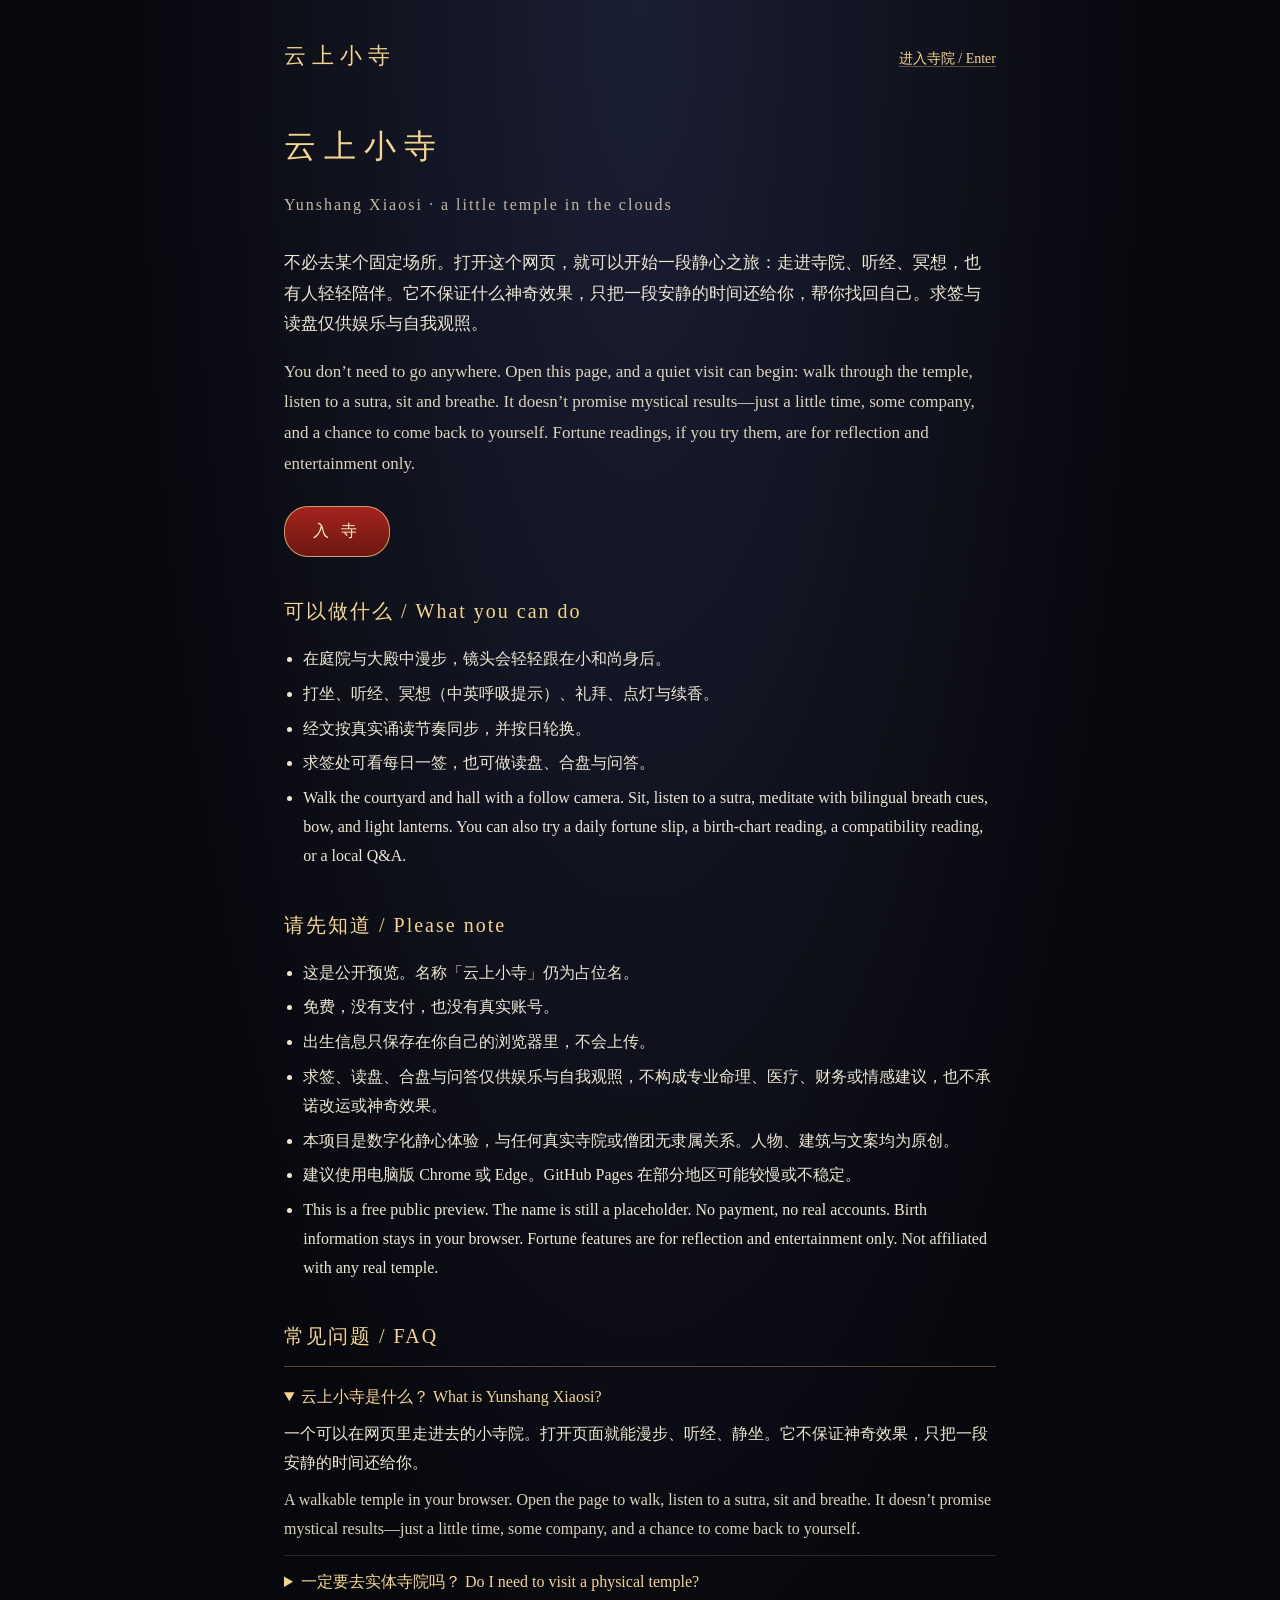
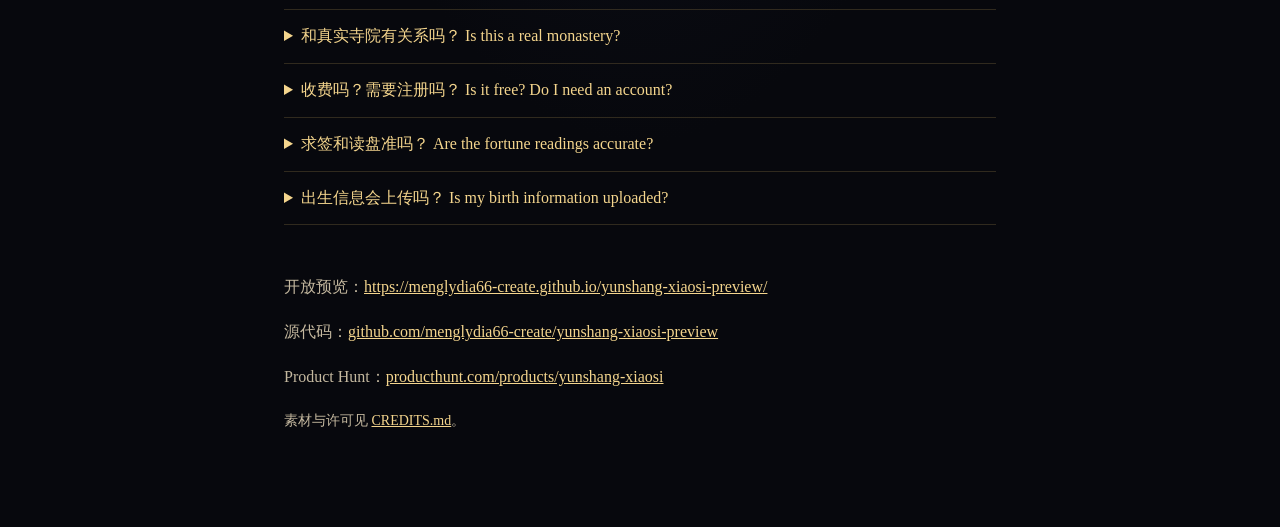
<file: about.html>
<!doctype html>
<html lang="zh-CN">
<head>
<meta charset="utf-8">
<meta name="viewport" content="width=device-width,initial-scale=1">
<title>关于云上小寺 / About Yunshang Xiaosi</title>
<meta name="description" content="Yunshang Xiaosi is a walkable temple in the browser. Open the page to walk, listen to a sutra, sit and breathe. It doesn’t promise mystical results. Fortune readings are for reflection and entertainment only. 不必去某个固定场所，打开网页就可以开始一段静心之旅。">
<link rel="canonical" href="https://menglydia66-create.github.io/yunshang-xiaosi-preview/about.html">
<link rel="alternate" hreflang="zh-CN" href="https://menglydia66-create.github.io/yunshang-xiaosi-preview/about.html">
<link rel="alternate" hreflang="en" href="https://menglydia66-create.github.io/yunshang-xiaosi-preview/about.html">
<link rel="alternate" hreflang="x-default" href="https://menglydia66-create.github.io/yunshang-xiaosi-preview/about.html">
<meta name="robots" content="index, follow, max-image-preview:large">
<meta name="theme-color" content="#07080d">
<meta property="og:type" content="article">
<meta property="og:site_name" content="云上小寺">
<meta property="og:locale" content="zh_CN">
<meta property="og:locale:alternate" content="en_US">
<meta property="og:title" content="关于云上小寺 / About Yunshang Xiaosi">
<meta property="og:description" content="A walkable temple in the browser. It doesn’t promise mystical results—just a little time, some company, and a chance to come back to yourself.">
<meta property="og:url" content="https://menglydia66-create.github.io/yunshang-xiaosi-preview/about.html">
<meta property="og:image" content="https://menglydia66-create.github.io/yunshang-xiaosi-preview/og.jpg">
<meta property="og:image:width" content="1200">
<meta property="og:image:height" content="630">
<meta property="og:image:type" content="image/jpeg">
<meta property="og:image:alt" content="A novice monk walking toward a lantern-lit temple hall at dusk, in Yunshang Xiaosi">
<meta name="twitter:card" content="summary_large_image">
<meta name="twitter:title" content="关于云上小寺 / About Yunshang Xiaosi">
<meta name="twitter:description" content="A walkable temple in the browser. Fortune readings are for reflection and entertainment only.">
<meta name="twitter:image" content="https://menglydia66-create.github.io/yunshang-xiaosi-preview/og.jpg">
<meta name="twitter:image:alt" content="A novice monk walking toward a lantern-lit temple hall at dusk, in Yunshang Xiaosi">
<link rel="icon" type="image/png" sizes="32x32" href="favicon.png">
<link rel="apple-touch-icon" href="apple-touch-icon.png">
<script type="application/ld+json">
{
  "@context": "https://schema.org",
  "@graph": [
    {
      "@type": "WebPage",
      "@id": "https://menglydia66-create.github.io/yunshang-xiaosi-preview/about.html#webpage",
      "name": "About Yunshang Xiaosi / 关于云上小寺",
      "url": "https://menglydia66-create.github.io/yunshang-xiaosi-preview/about.html",
      "inLanguage": [
        "zh-CN",
        "en"
      ],
      "isPartOf": {
        "@id": "https://menglydia66-create.github.io/yunshang-xiaosi-preview/#website"
      },
      "about": {
        "@id": "https://menglydia66-create.github.io/yunshang-xiaosi-preview/#app"
      },
      "primaryImageOfPage": "https://menglydia66-create.github.io/yunshang-xiaosi-preview/og.jpg",
      "description": "Yunshang Xiaosi is a walkable temple in the browser. Open the page to walk, listen to a sutra, sit and breathe. It doesn’t promise mystical results. Fortune readings are for reflection and entertainment only."
    },
    {
      "@type": "WebApplication",
      "@id": "https://menglydia66-create.github.io/yunshang-xiaosi-preview/#app",
      "name": "云上小寺",
      "alternateName": [
        "Yunshang Xiaosi"
      ],
      "url": "https://menglydia66-create.github.io/yunshang-xiaosi-preview/",
      "image": "https://menglydia66-create.github.io/yunshang-xiaosi-preview/og.jpg",
      "description": "You don’t need to go anywhere. Open this page, and a quiet visit can begin: walk through the temple, listen to a sutra, sit and breathe. It doesn’t promise mystical results—just a little time, some company, and a chance to come back to yourself. Fortune readings, if you try them, are for reflection and entertainment only.",
      "applicationCategory": "LifestyleApplication",
      "operatingSystem": "Any",
      "browserRequirements": "Requires JavaScript. Recommended: desktop Chrome or Edge.",
      "softwareVersion": "public preview",
      "isAccessibleForFree": true,
      "offers": {
        "@type": "Offer",
        "price": "0",
        "priceCurrency": "USD"
      },
      "inLanguage": [
        "zh-CN",
        "en"
      ],
      "datePublished": "2026-11-12",
      "discussionUrl": "https://www.producthunt.com/products/yunshang-xiaosi",
      "sameAs": [
        "https://github.com/menglydia66-create/yunshang-xiaosi-preview",
        "https://www.producthunt.com/products/yunshang-xiaosi"
      ]
    },
    {
      "@type": "FAQPage",
      "@id": "https://menglydia66-create.github.io/yunshang-xiaosi-preview/about.html#faq",
      "name": "About Yunshang Xiaosi / 关于云上小寺",
      "url": "https://menglydia66-create.github.io/yunshang-xiaosi-preview/about.html",
      "inLanguage": [
        "zh-CN",
        "en"
      ],
      "isPartOf": {
        "@id": "https://menglydia66-create.github.io/yunshang-xiaosi-preview/about.html#webpage"
      },
      "mainEntity": [
        {
          "@type": "Question",
          "name": "What is Yunshang Xiaosi?",
          "acceptedAnswer": {
            "@type": "Answer",
            "text": "Yunshang Xiaosi (云上小寺, a placeholder name meaning “a little temple in the clouds”) is a walkable temple you can open in a web browser. You don’t need to go anywhere. You can walk through the courtyard and hall, listen to a sutra, sit and breathe, bow, and light lanterns. It doesn’t promise mystical results—just a little time, some company, and a chance to come back to yourself."
          }
        },
        {
          "@type": "Question",
          "name": "Do I need to visit a physical temple?",
          "acceptedAnswer": {
            "@type": "Answer",
            "text": "No. You don’t need to go to a fixed place. Open the page, and a quiet visit can begin in your browser."
          }
        },
        {
          "@type": "Question",
          "name": "Is this affiliated with a real monastery?",
          "acceptedAnswer": {
            "@type": "Answer",
            "text": "No. This is a digital quiet-space experience. It is not affiliated with any real temple or monastic community. The characters, architecture, and writing are original. The official name is still a placeholder."
          }
        },
        {
          "@type": "Question",
          "name": "Is Yunshang Xiaosi free? Do I need an account?",
          "acceptedAnswer": {
            "@type": "Answer",
            "text": "Yes, this public preview is free. There is no payment and no real account. Some fortune features are shown as a local preview of membership, still without payment or sign-up."
          }
        },
        {
          "@type": "Question",
          "name": "Are the fortune readings accurate?",
          "acceptedAnswer": {
            "@type": "Answer",
            "text": "Fortune slips, birth-chart readings, compatibility readings, and Q&A are for reflection and entertainment only. They are not professional advice and do not promise to change luck, treat illness, or guide financial or relationship decisions."
          }
        },
        {
          "@type": "Question",
          "name": "Is my birth information uploaded?",
          "acceptedAnswer": {
            "@type": "Answer",
            "text": "No. Birth information, if you enter it, stays in your own browser and is not uploaded to a server."
          }
        }
      ]
    }
  ]
}
</script>
<style>
  :root {
    --gold: #e9c46a;
    --gold2: #f4d58d;
    --text: #efe6d2;
    --muted: #c4b89f;
    --bg: #07080d;
    --card: rgba(20, 18, 28, 0.72);
    --line: rgba(233, 196, 106, 0.35);
  }
  * { box-sizing: border-box; }
  html, body {
    margin: 0;
    background: radial-gradient(ellipse at 50% 0%, #1b1f33 0%, #07080d 58%);
    color: var(--text);
    font-family: "Noto Serif SC", "Songti SC", "Source Han Serif SC", Georgia, "Times New Roman", serif;
    line-height: 1.8;
  }
  body { min-height: 100vh; }
  header {
    max-width: 760px;
    margin: 0 auto;
    padding: 36px 24px 8px;
    display: flex;
    justify-content: space-between;
    align-items: baseline;
    gap: 16px;
  }
  .brand { font-size: 22px; letter-spacing: 6px; color: var(--gold2); text-decoration: none; }
  nav a { color: var(--gold2); text-decoration: none; border-bottom: 1px solid var(--line); font-size: 14px; margin-left: 14px; }
  main { max-width: 760px; margin: 0 auto; padding: 10px 24px 80px; }
  h1 { font-size: 32px; letter-spacing: 8px; font-weight: 500; color: var(--gold2); margin: 24px 0 8px; }
  .sub { color: var(--muted); letter-spacing: 2px; margin-bottom: 28px; }
  h2 { font-size: 20px; font-weight: 500; color: var(--gold2); letter-spacing: 2px; margin: 36px 0 12px; }
  p, li { font-size: 16px; }
  .lead { font-size: 17px; }
  .en { color: #ddd3bb; }
  .muted { color: var(--muted); font-size: 14px; }
  ul { padding-left: 1.2em; }
  li { margin: 6px 0; }
  section.faq { border-top: 1px solid var(--line); margin-top: 12px; padding-top: 4px; }
  details { border-bottom: 1px solid rgba(233,196,106,0.18); padding: 12px 0; }
  summary { cursor: pointer; color: var(--gold2); font-size: 16px; }
  details p { margin: 8px 0 0; }
  .cta {
    display: inline-block;
    margin-top: 10px;
    padding: 10px 28px;
    color: #fff2d0;
    background: linear-gradient(180deg, #a3241d, #6e1611);
    border: 1px solid rgba(244,213,141,0.7);
    border-radius: 24px;
    text-decoration: none;
    letter-spacing: 4px;
  }
  footer { margin-top: 48px; color: var(--muted); font-size: 13px; }
  footer a { color: var(--gold2); }
</style>
</head>
<body>
<header>
  <a class="brand" href="./">云上小寺</a>
  <nav>
    <a href="./">进入寺院 / Enter</a>
  </nav>
</header>
<main>
  <h1>云上小寺</h1>
  <p class="sub">Yunshang Xiaosi · a little temple in the clouds</p>

  <p class="lead">不必去某个固定场所。打开这个网页，就可以开始一段静心之旅：走进寺院、听经、冥想，也有人轻轻陪伴。它不保证什么神奇效果，只把一段安静的时间还给你，帮你找回自己。求签与读盘仅供娱乐与自我观照。</p>
  <p class="lead en" lang="en">You don’t need to go anywhere. Open this page, and a quiet visit can begin: walk through the temple, listen to a sutra, sit and breathe. It doesn’t promise mystical results—just a little time, some company, and a chance to come back to yourself. Fortune readings, if you try them, are for reflection and entertainment only.</p>

  <p><a class="cta" href="./">入 寺</a></p>

  <h2>可以做什么 / What you can do</h2>
  <ul>
    <li>在庭院与大殿中漫步，镜头会轻轻跟在小和尚身后。</li>
    <li>打坐、听经、冥想（中英呼吸提示）、礼拜、点灯与续香。</li>
    <li>经文按真实诵读节奏同步，并按日轮换。</li>
    <li>求签处可看每日一签，也可做读盘、合盘与问答。</li>
    <li lang="en">Walk the courtyard and hall with a follow camera. Sit, listen to a sutra, meditate with bilingual breath cues, bow, and light lanterns. You can also try a daily fortune slip, a birth-chart reading, a compatibility reading, or a local Q&amp;A.</li>
  </ul>

  <h2>请先知道 / Please note</h2>
  <ul>
    <li>这是公开预览。名称「云上小寺」仍为占位名。</li>
    <li>免费，没有支付，也没有真实账号。</li>
    <li>出生信息只保存在你自己的浏览器里，不会上传。</li>
    <li>求签、读盘、合盘与问答仅供娱乐与自我观照，不构成专业命理、医疗、财务或情感建议，也不承诺改运或神奇效果。</li>
    <li>本项目是数字化静心体验，与任何真实寺院或僧团无隶属关系。人物、建筑与文案均为原创。</li>
    <li>建议使用电脑版 Chrome 或 Edge。GitHub Pages 在部分地区可能较慢或不稳定。</li>
    <li lang="en">This is a free public preview. The name is still a placeholder. No payment, no real accounts. Birth information stays in your browser. Fortune features are for reflection and entertainment only. Not affiliated with any real temple.</li>
  </ul>

  <h2>常见问题 / FAQ</h2>
  <section class="faq">
    <details open>
      <summary>云上小寺是什么？ What is Yunshang Xiaosi?</summary>
      <p>一个可以在网页里走进去的小寺院。打开页面就能漫步、听经、静坐。它不保证神奇效果，只把一段安静的时间还给你。</p>
      <p class="en" lang="en">A walkable temple in your browser. Open the page to walk, listen to a sutra, sit and breathe. It doesn’t promise mystical results—just a little time, some company, and a chance to come back to yourself.</p>
    </details>
    <details>
      <summary>一定要去实体寺院吗？ Do I need to visit a physical temple?</summary>
      <p>不必。不用前往某个固定场所，打开这个网页就可以开始一段静心之旅。</p>
      <p class="en" lang="en">No. You don’t need to go anywhere. A quiet visit can begin in the browser.</p>
    </details>
    <details>
      <summary>和真实寺院有关系吗？ Is this a real monastery?</summary>
      <p>没有隶属关系。这是数字化的静心体验，人物、建筑与文案都是原创的。</p>
      <p class="en" lang="en">No. It is not affiliated with any real temple or monastic community. The characters, architecture, and writing are original.</p>
    </details>
    <details>
      <summary>收费吗？需要注册吗？ Is it free? Do I need an account?</summary>
      <p>这一版公开预览是免费的，没有支付，也没有真实账号。</p>
      <p class="en" lang="en">This public preview is free. There is no payment and no real account.</p>
    </details>
    <details>
      <summary>求签和读盘准吗？ Are the fortune readings accurate?</summary>
      <p>仅供娱乐与自我观照，不是专业建议，也不承诺改运、治病或指导投资与感情决定。</p>
      <p class="en" lang="en">They are for reflection and entertainment only. They are not professional advice and do not promise to change luck, treat illness, or guide financial or relationship decisions.</p>
    </details>
    <details>
      <summary>出生信息会上传吗？ Is my birth information uploaded?</summary>
      <p>不会。如果你填写出生信息，只保存在你自己的浏览器里。</p>
      <p class="en" lang="en">No. If you enter a birth date, it stays in your own browser and is not uploaded.</p>
    </details>
  </section>

  <footer>
    <p>开放预览：<a href="https://menglydia66-create.github.io/yunshang-xiaosi-preview/">https://menglydia66-create.github.io/yunshang-xiaosi-preview/</a></p>
    <p>源代码：<a href="https://github.com/menglydia66-create/yunshang-xiaosi-preview">github.com/menglydia66-create/yunshang-xiaosi-preview</a></p>
    <p>Product Hunt：<a href="https://www.producthunt.com/products/yunshang-xiaosi">producthunt.com/products/yunshang-xiaosi</a></p>
    <p class="muted">素材与许可见 <a href="CREDITS.md">CREDITS.md</a>。</p>
  </footer>
</main>
</body>
</html>
</file>
